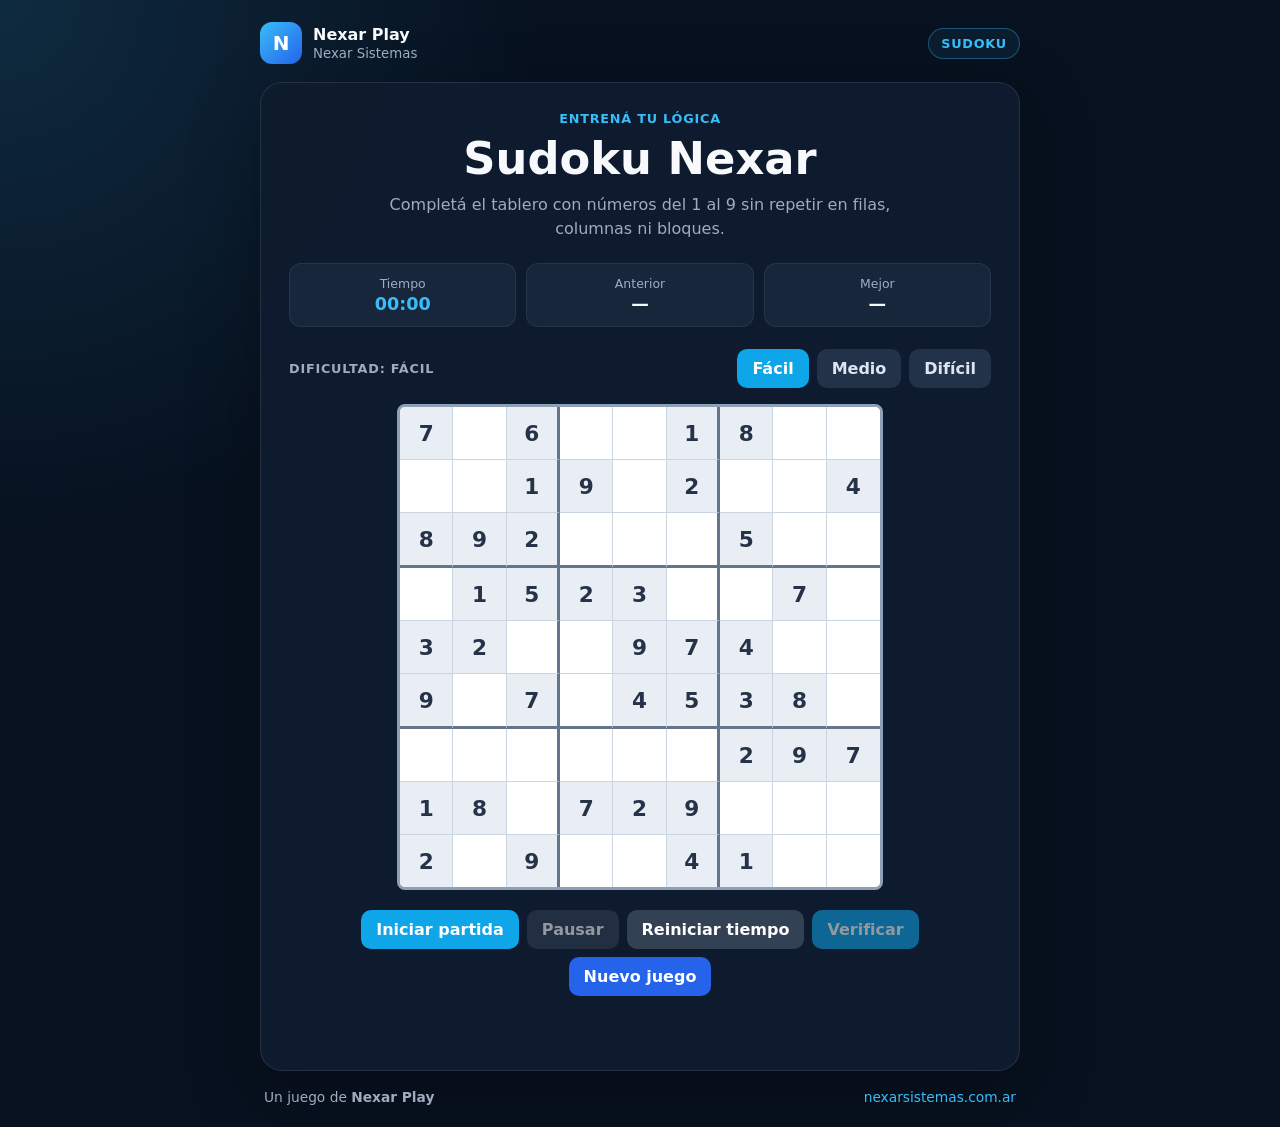
<file: index.html>
<!DOCTYPE html>
<html lang="es">
<head>
    <meta charset="UTF-8">
    <meta name="viewport" content="width=device-width, initial-scale=1.0">
    <meta name="description" content="Sudoku Nexar: jugá por niveles, medí tu tiempo y superá tus mejores marcas.">
    <title>Sudoku Nexar | Nexar Play</title>
    <link rel="stylesheet" href="sudoku.css">
</head>
<body>
    <main class="app-shell">
        <header class="brand-header">
            <a class="brand" href="https://nexarsistemas.com.ar/" aria-label="Ir a Nexar Sistemas">
                <span class="brand-mark" aria-hidden="true">N</span>
                <span>
                    <strong>Nexar Play</strong>
                    <small>Nexar Sistemas</small>
                </span>
            </a>
            <span class="game-badge">Sudoku</span>
        </header>

        <section class="game-card">
            <div class="title-block">
                <p class="eyebrow">Entrená tu lógica</p>
                <h1>Sudoku Nexar</h1>
                <p>Completá el tablero con números del 1 al 9 sin repetir en filas, columnas ni bloques.</p>
            </div>

            <section class="stats-panel" aria-label="Estadísticas de partida">
                <div class="stat">
                    <span>Tiempo</span>
                    <strong id="timer">00:00</strong>
                </div>
                <div class="stat">
                    <span>Anterior</span>
                    <strong id="previousTime">—</strong>
                </div>
                <div class="stat">
                    <span>Mejor</span>
                    <strong id="bestTime">—</strong>
                </div>
            </section>

            <div class="difficulty-row">
                <span id="difficultyLabel" class="difficulty-label">Dificultad: Fácil</span>
                <div class="difficulty-controls" aria-label="Seleccionar dificultad">
                    <button class="btn btn-difficulty active" data-difficulty="easy">Fácil</button>
                    <button class="btn btn-difficulty" data-difficulty="medium">Medio</button>
                    <button class="btn btn-difficulty" data-difficulty="hard">Difícil</button>
                </div>
            </div>

            <div class="game-board" id="gameBoard" aria-label="Tablero de Sudoku"></div>

            <div class="controls">
                <button class="btn btn-primary" id="startBtn">Iniciar partida</button>
                <button class="btn btn-secondary" id="pauseBtn">Pausar</button>
                <button class="btn btn-secondary" id="resetTimeBtn">Reiniciar tiempo</button>
                <button class="btn btn-primary" id="checkBtn">Verificar</button>
                <button class="btn btn-new" id="newGameBtn">Nuevo juego</button>
            </div>

            <div class="message" id="message" aria-live="polite"></div>
        </section>

        <footer>
            <span>Un juego de <strong>Nexar Play</strong></span>
            <a href="https://nexarsistemas.com.ar/">nexarsistemas.com.ar</a>
        </footer>
    </main>

    <script src="sudoku.js"></script>
</body>
</html>
</file>
<file: sudoku.css>
* {
    margin: 0;
    padding: 0;
    box-sizing: border-box;
}

:root {
    --bg: #07111f;
    --surface: #0f1c2e;
    --surface-2: #17263a;
    --text: #f7f9fc;
    --muted: #9eacc0;
    --accent: #38bdf8;
    --accent-strong: #0ea5e9;
    --line: #314158;
    --line-strong: #8ca0b8;
    --success: #22c55e;
    --danger: #ef4444;
    --warning: #f59e0b;
    --cell-size: min(9.4vw, 52px);
}

body {
    min-height: 100vh;
    font-family: Inter, "Segoe UI", system-ui, -apple-system, sans-serif;
    background:
        radial-gradient(circle at top left, rgba(56, 189, 248, 0.15), transparent 34rem),
        var(--bg);
    color: var(--text);
    padding: 22px 14px;
}

a { color: inherit; }

.app-shell {
    width: min(100%, 760px);
    margin: 0 auto;
}

.brand-header,
footer {
    display: flex;
    align-items: center;
    justify-content: space-between;
    gap: 16px;
}

.brand-header { margin-bottom: 18px; }

.brand {
    display: inline-flex;
    align-items: center;
    gap: 11px;
    text-decoration: none;
}

.brand-mark {
    width: 42px;
    height: 42px;
    display: grid;
    place-items: center;
    border-radius: 12px;
    background: linear-gradient(135deg, var(--accent), #2563eb);
    color: white;
    font-size: 1.25rem;
    font-weight: 900;
}

.brand strong,
.brand small { display: block; }
.brand small { color: var(--muted); margin-top: 2px; }

.game-badge,
.eyebrow,
.difficulty-label {
    font-size: 0.8rem;
    font-weight: 800;
    letter-spacing: 0.06em;
    text-transform: uppercase;
}

.game-badge {
    color: var(--accent);
    border: 1px solid rgba(56, 189, 248, 0.35);
    background: rgba(56, 189, 248, 0.08);
    border-radius: 999px;
    padding: 7px 12px;
}

.game-card {
    background: rgba(15, 28, 46, 0.96);
    border: 1px solid rgba(148, 163, 184, 0.16);
    border-radius: 22px;
    box-shadow: 0 22px 70px rgba(0, 0, 0, 0.28);
    padding: 28px;
}

.title-block { text-align: center; }
.eyebrow { color: var(--accent); margin-bottom: 6px; }
h1 { font-size: clamp(2rem, 6vw, 2.8rem); }
.title-block > p:last-child {
    max-width: 560px;
    margin: 8px auto 0;
    color: var(--muted);
    line-height: 1.5;
}

.stats-panel {
    display: grid;
    grid-template-columns: repeat(3, 1fr);
    gap: 10px;
    margin: 22px 0;
}

.stat {
    padding: 12px 8px;
    text-align: center;
    background: var(--surface-2);
    border: 1px solid rgba(148, 163, 184, 0.12);
    border-radius: 12px;
}
.stat span { display: block; color: var(--muted); font-size: 0.78rem; }
.stat strong { display: block; margin-top: 3px; font-size: 1.1rem; }
#timer { color: var(--accent); }

.difficulty-row {
    display: flex;
    justify-content: space-between;
    align-items: center;
    gap: 12px;
    margin-bottom: 16px;
    flex-wrap: wrap;
}
.difficulty-label { color: var(--muted); }
.difficulty-controls,
.controls { display: flex; gap: 8px; flex-wrap: wrap; }

.game-board {
    position: relative;
    display: grid;
    grid-template-columns: repeat(9, 1fr);
    width: min(100%, 486px);
    aspect-ratio: 1 / 1;
    margin: 0 auto;
    border: 3px solid var(--line-strong);
    background: #f8fafc;
    border-radius: 8px;
    overflow: hidden;
}

.game-board.paused::after {
    content: "Partida pausada";
    position: absolute;
    inset: 0;
    z-index: 2;
    display: grid;
    place-items: center;
    background: rgba(15, 28, 46, 0.96);
    color: var(--text);
    font-size: clamp(1.4rem, 5vw, 2.2rem);
    font-weight: 900;
    text-align: center;
}

.game-board.locked {
    pointer-events: none;
}

.cell {
    min-width: 0;
    min-height: 0;
    display: flex;
    align-items: center;
    justify-content: center;
    border-right: 1px solid #cbd5e1;
    border-bottom: 1px solid #cbd5e1;
    background: #fff;
    color: #172033;
    font-size: clamp(1rem, 3.4vw, 1.35rem);
    font-weight: 800;
}
.cell:nth-child(3n) { border-right: 3px solid #64748b; }
.cell:nth-child(9n) { border-right: 0; }
.cell:nth-child(n + 19):nth-child(-n + 27),
.cell:nth-child(n + 46):nth-child(-n + 54) { border-bottom: 3px solid #64748b; }
.cell:nth-child(n + 73) { border-bottom: 0; }
.cell.fixed { background: #e9eef5; color: #253247; }
.cell.error { background: #fee2e2; }

.cell input {
    width: 100%;
    height: 100%;
    border: 0;
    text-align: center;
    background: transparent;
    color: #0369a1;
    font: inherit;
    caret-color: transparent;
}
.cell input:focus {
    outline: 3px solid rgba(14, 165, 233, 0.55);
    outline-offset: -3px;
    background: #e0f2fe;
}
.cell.error input { color: #b91c1c; }

.btn {
    border: 0;
    border-radius: 10px;
    padding: 10px 15px;
    font: inherit;
    font-weight: 800;
    cursor: pointer;
    transition: transform 0.18s ease, filter 0.18s ease, background 0.18s ease;
}
.btn:hover { transform: translateY(-1px); filter: brightness(1.05); }
.btn:focus-visible { outline: 3px solid rgba(56, 189, 248, 0.38); outline-offset: 3px; }
.btn:disabled {
    cursor: not-allowed;
    opacity: 0.55;
    transform: none;
    filter: none;
}
.btn-difficulty { background: #223249; color: #dce6f2; }
.btn-difficulty.active { background: var(--accent-strong); color: white; }
.btn-primary { background: var(--accent-strong); color: white; }
.btn-secondary { background: #334155; color: white; }
.btn-new { background: #2563eb; color: white; }

.controls { justify-content: center; margin-top: 20px; }
.message {
    min-height: 30px;
    text-align: center;
    margin-top: 16px;
    font-weight: 800;
    line-height: 1.45;
}
.message.success { color: #4ade80; }
.message.error { color: #f87171; }
.message.info { color: var(--accent); }

footer {
    color: var(--muted);
    font-size: 0.86rem;
    padding: 18px 4px 0;
}
footer a { color: var(--accent); text-decoration: none; }

@media (max-width: 560px) {
    body { padding: 12px 8px; }
    .game-card { padding: 19px 10px; border-radius: 17px; }
    .brand-header { padding: 0 5px; }
    .difficulty-row { justify-content: center; }
    .difficulty-label { width: 100%; text-align: center; }
    .difficulty-controls { justify-content: center; width: 100%; }
    .controls { gap: 6px; }
    .controls .btn { flex: 1 1 30%; padding: 10px 8px; font-size: 0.85rem; }
    footer { flex-direction: column; gap: 5px; text-align: center; }
}
</file>
